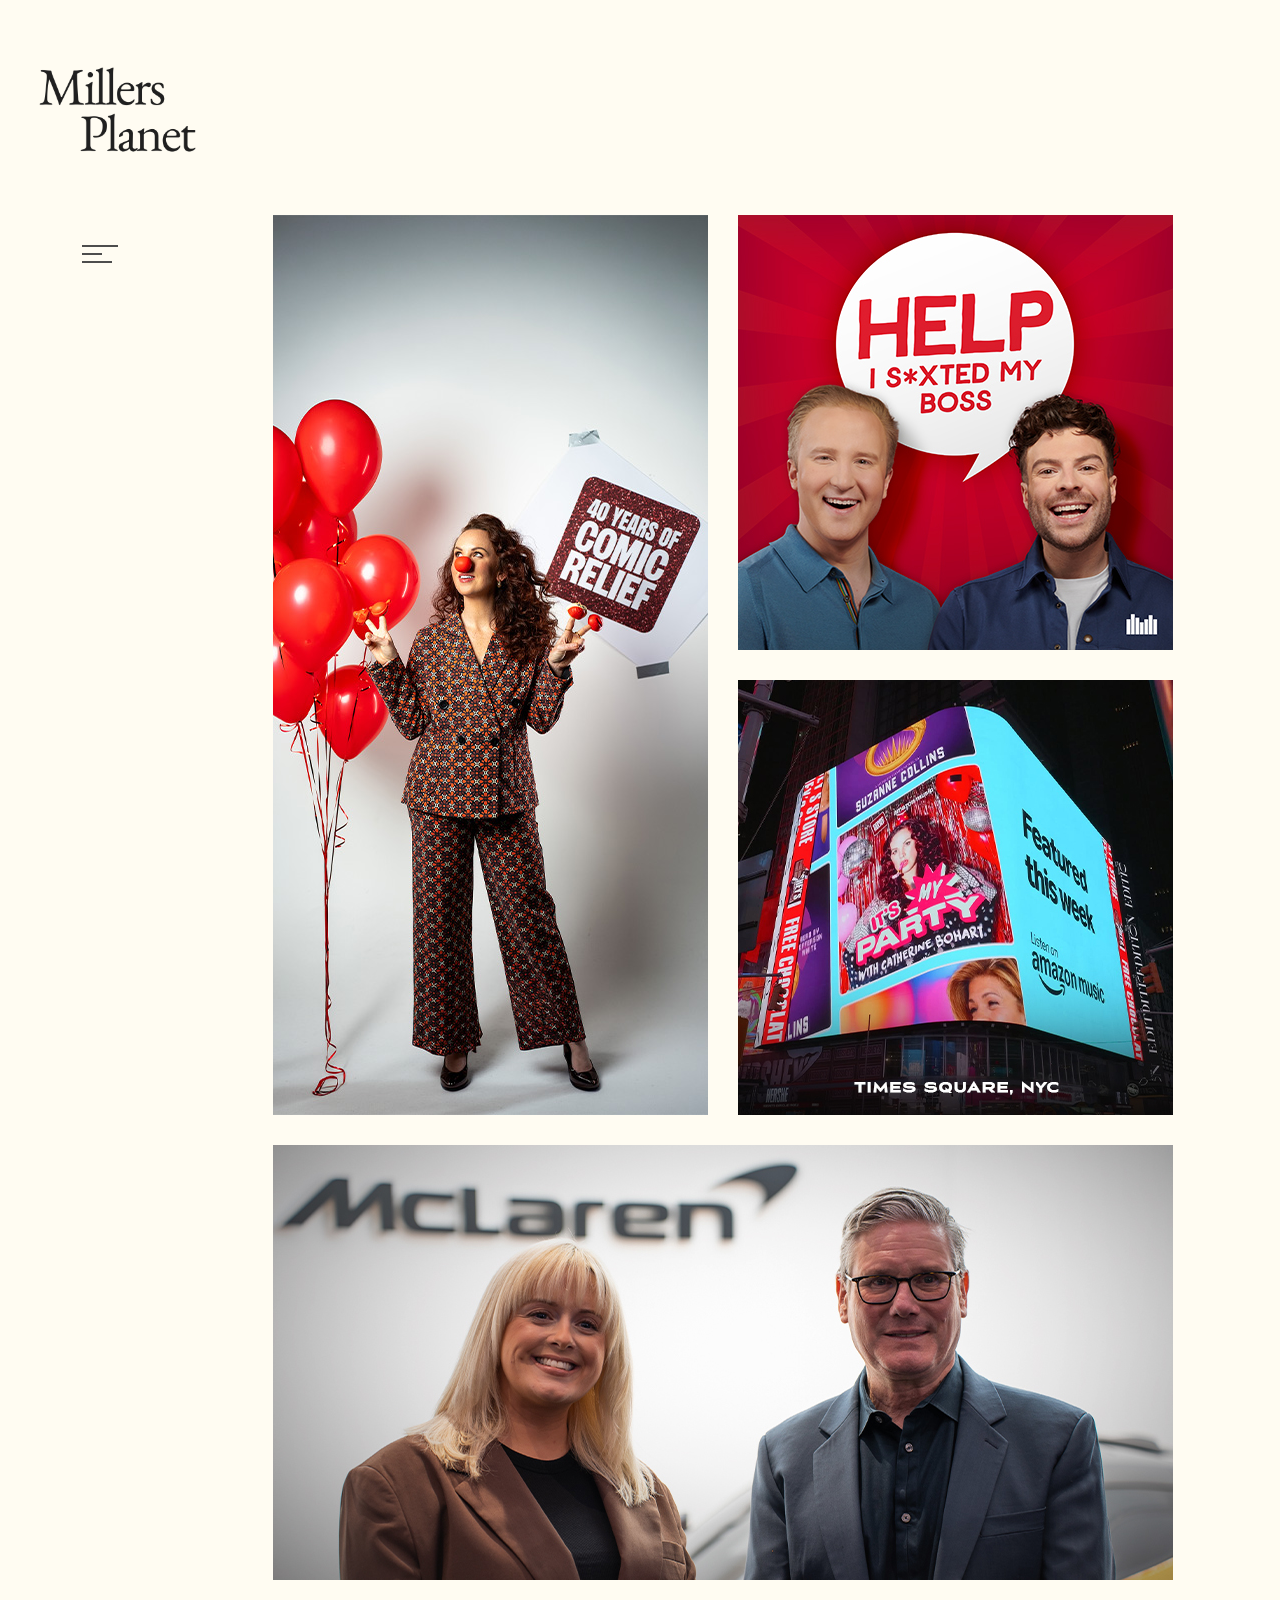
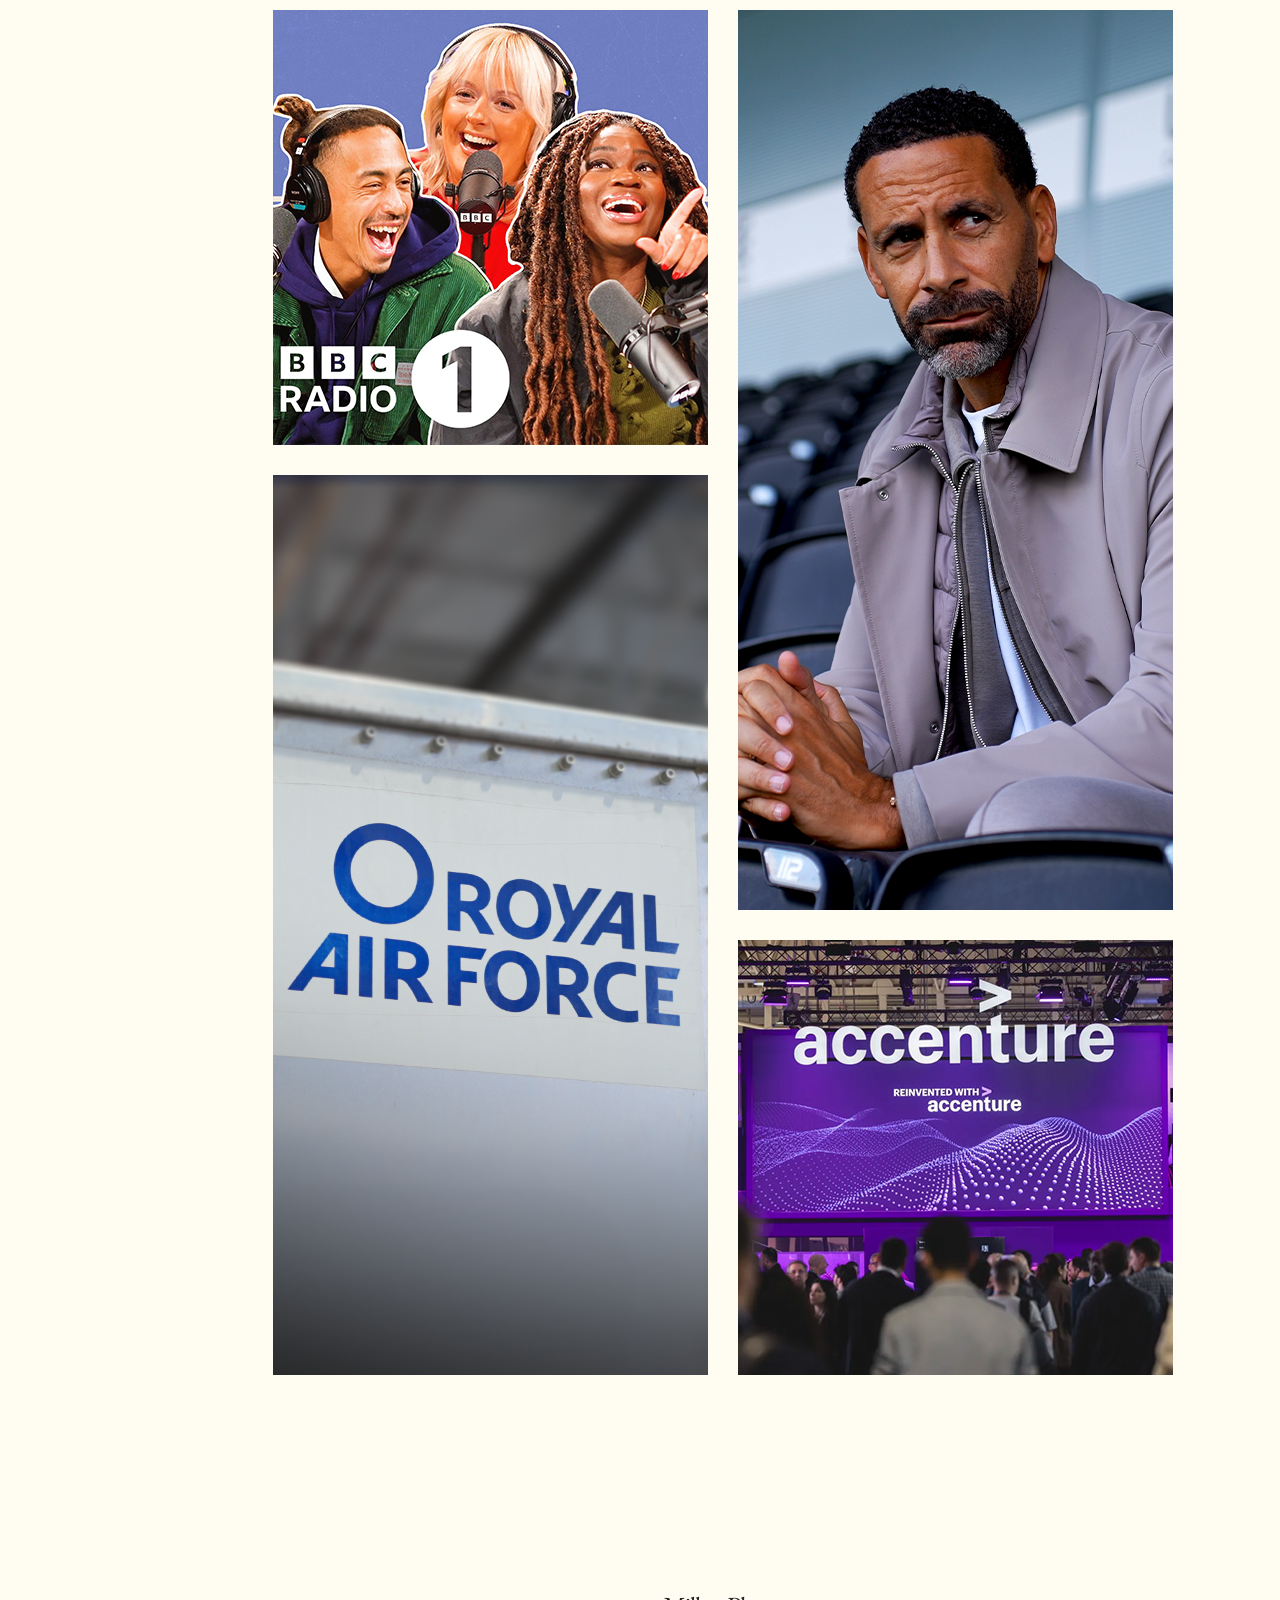
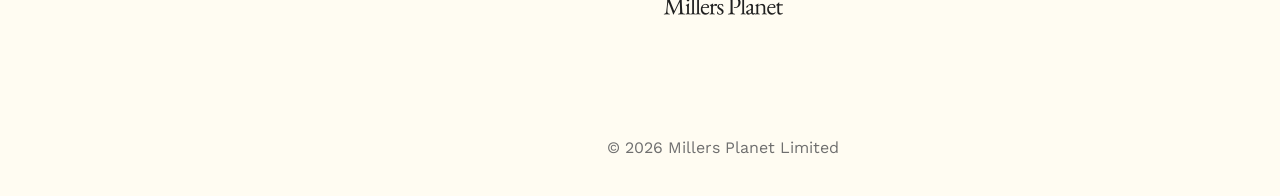
<file: index.html>
<!DOCTYPE HTML>
<html lang="en-US">
    <head>
        <title>Millers Planet</title>
        <meta http-equiv="Content-Type" content="text/html; charset=UTF-8">
        <meta name="description" content="Template by CocoBasic" />
        <meta name="keywords" content="HTML, CSS, JavaScript, PHP" />
        <meta name="author" content="CocoBasic" />
        <meta name="viewport" content="width=device-width, initial-scale=1, maximum-scale=1">

        <link rel="shortcut icon" href="images/favicon.ico" />    
        <link href='https://fonts.googleapis.com/css?family=Work%20Sans:400,500,700%7CUnna:400,700' rel='stylesheet' type='text/css'>		
        <link rel="stylesheet" type="text/css"  href='style.css' />

        <!--[if lt IE 9]>
                <script src="js/html5shiv.js"></script>            
                <script src="js/respond.min.js"></script>                   
        <![endif]-->         
    </head>

    <body class="page-background">

        <div class="site-wrapper">                  
            <div class="doc-loader"></div>  

            <div class="menu-holder-front">     
                <div class="header-logo">
                    <a href="index.html">
                        <img src="images/logo.png" alt="Millers Planet logo - links to home page">
                    </a>               
                </div>

                <div class="toggle-holder">
                    <div id="toggle">
                        <div class="menu-line"></div>
                    </div>                
                </div>   
            </div> 

            <div class="menu-holder-back">               
                <div class="menu-wrapper-back">               
                    <nav id="header-main-menu">
                        <ul class="main-menu sm sm-clean">
                            <li>
                                <span class="menu-num">01</span>
                                <a href="index.html">Home</a>                                
                            </li>
                            <li>
                                <span class="menu-num">02</span>
                                <a href="about.html">About</a>
                            </li>                            
                            <li>
                                <span class="menu-num">03</span>
                                <a href="contact.html">Contact</a>
                            </li>
                        </ul>                        
                    </nav>       

                    <div class="menu-right-text">
                        <p class="menu-text-title">EMAIL</p>
                        <div class="menu-text">
                            hello@millersplanet.co.uk
                        </div>
                        <br>
                        <p class="menu-text-title">LOCATION</p>
                        <div class="menu-text">
                            London, United Kingdom<br>
                        </div>
                        <br>
                    </div>
                </div>
            </div>                      

            <!-- Page Content Holder -->
            <div id="content" class="site-content">
                <div class="content-holder center-relative content-1170">
                    <div id="portfolio-wrapper">
                        <ul class="grid" id="portfolio-grid">                            
                            <li class="grid-sizer"></li>

                            <li class="grid-item p_one_hlaf animate">
                                    <img src="images/home_01.jpg" alt="Professional photography portfolio piece featuring artistic composition and subject matter" />
                                    <div class="portfolio-text-holder">
                                        <p class="portfolio-title">PHOTOGRAPHY</p>
                                    </div>
                                </a>
                            </li>

                            <li class="grid-item p_one_hlaf animate">
                                    <img src="images/home_02.jpg" alt="Product mockup design showcasing creative branding and presentation concept" />
                                    <div class="portfolio-text-holder">
                                        <p class="portfolio-title">MOCKUP</p>
                                    </div>
                                </a>
                            </li>

                            <li class="grid-item p_one_hlaf animate">
                                    <img src="images/home_03.jpg" alt="Stylish sneaker footwear displayed in professional product photography setting" />
                                    <div class="portfolio-text-holder">
                                        <p class="portfolio-title">SNEAKERS</p>
                                    </div>
                                </a>
                            </li>

                            <li class="grid-item p_one animate">
                                    <img src="images/home_04.jpg" alt="Architectural structure featuring modern design elements and built environment composition" />
                                    <div class="portfolio-text-holder">
                                        <p class="portfolio-title">ARCHITECTURE</p>
                                    </div>
                                </a>
                            </li>

                            <li class="grid-item p_one_hlaf animate">
                                    <img src="images/home_05.jpg" alt="Artistic work displaying creative expression through visual design and aesthetic composition" />
                                    <div class="portfolio-text-holder">
                                        <p class="portfolio-title">ART</p>
                                    </div>
                                </a>
                            </li>

                            <li class="grid-item p_one_hlaf animate">
                                    <img src="images/home_06.jpg" alt="Professional office space interior design featuring workspace and business environment" />
                                    <div class="portfolio-text-holder">
                                        <p class="portfolio-title">OFFICE</p>
                                    </div>
                                </a>
                            </li>

                            <li class="grid-item p_one_hlaf animate">
                                    <img src="images/home_07.jpg" alt="Fashion model portrait showcasing professional styling and photogenic presentation" />
                                    <div class="portfolio-text-holder">
                                        <p class="portfolio-title">MODEL</p>
                                    </div>
                                </a>
                            </li>

                            <li class="grid-item p_one_hlaf animate">
                                    <img src="images/home_08.jpg" alt="Product mockup design showcasing brand identity and visual presentation strategy" />
                                    <div class="portfolio-text-holder">
                                        <p class="portfolio-title">MOCKUP</p>
                                    </div>
                                </a>
                            </li>

                        </ul>
                    </div>
                </div> 
            </div> 
            <!-- End Page Content Holder --> 

            <footer class="footer">
                <div class="footer-content center-relative">

                    <div class="footer-logo">
                        <img src="images/logo2.png" alt="Millers Planet logo in footer">
                    </div>        

                    <div class="copyright-holder">
                        © 2026 Millers Planet Limited            
                    </div>
                </div>                
            </footer>

        </div>

        <!--Load JavaScript-->
        <script src="js/jquery.js"></script>			
        <script src='js/jquery.smartmenus.min.js'></script>                                 
        <script src='js/isotope.pkgd.js'></script>                                    
        <script src='js/jquery.prettyPhoto.js'></script>                                            
        <script src='js/swiper.min.js'></script>                        
        <script src='js/main.js'></script>
    </body>
</html>
</file>
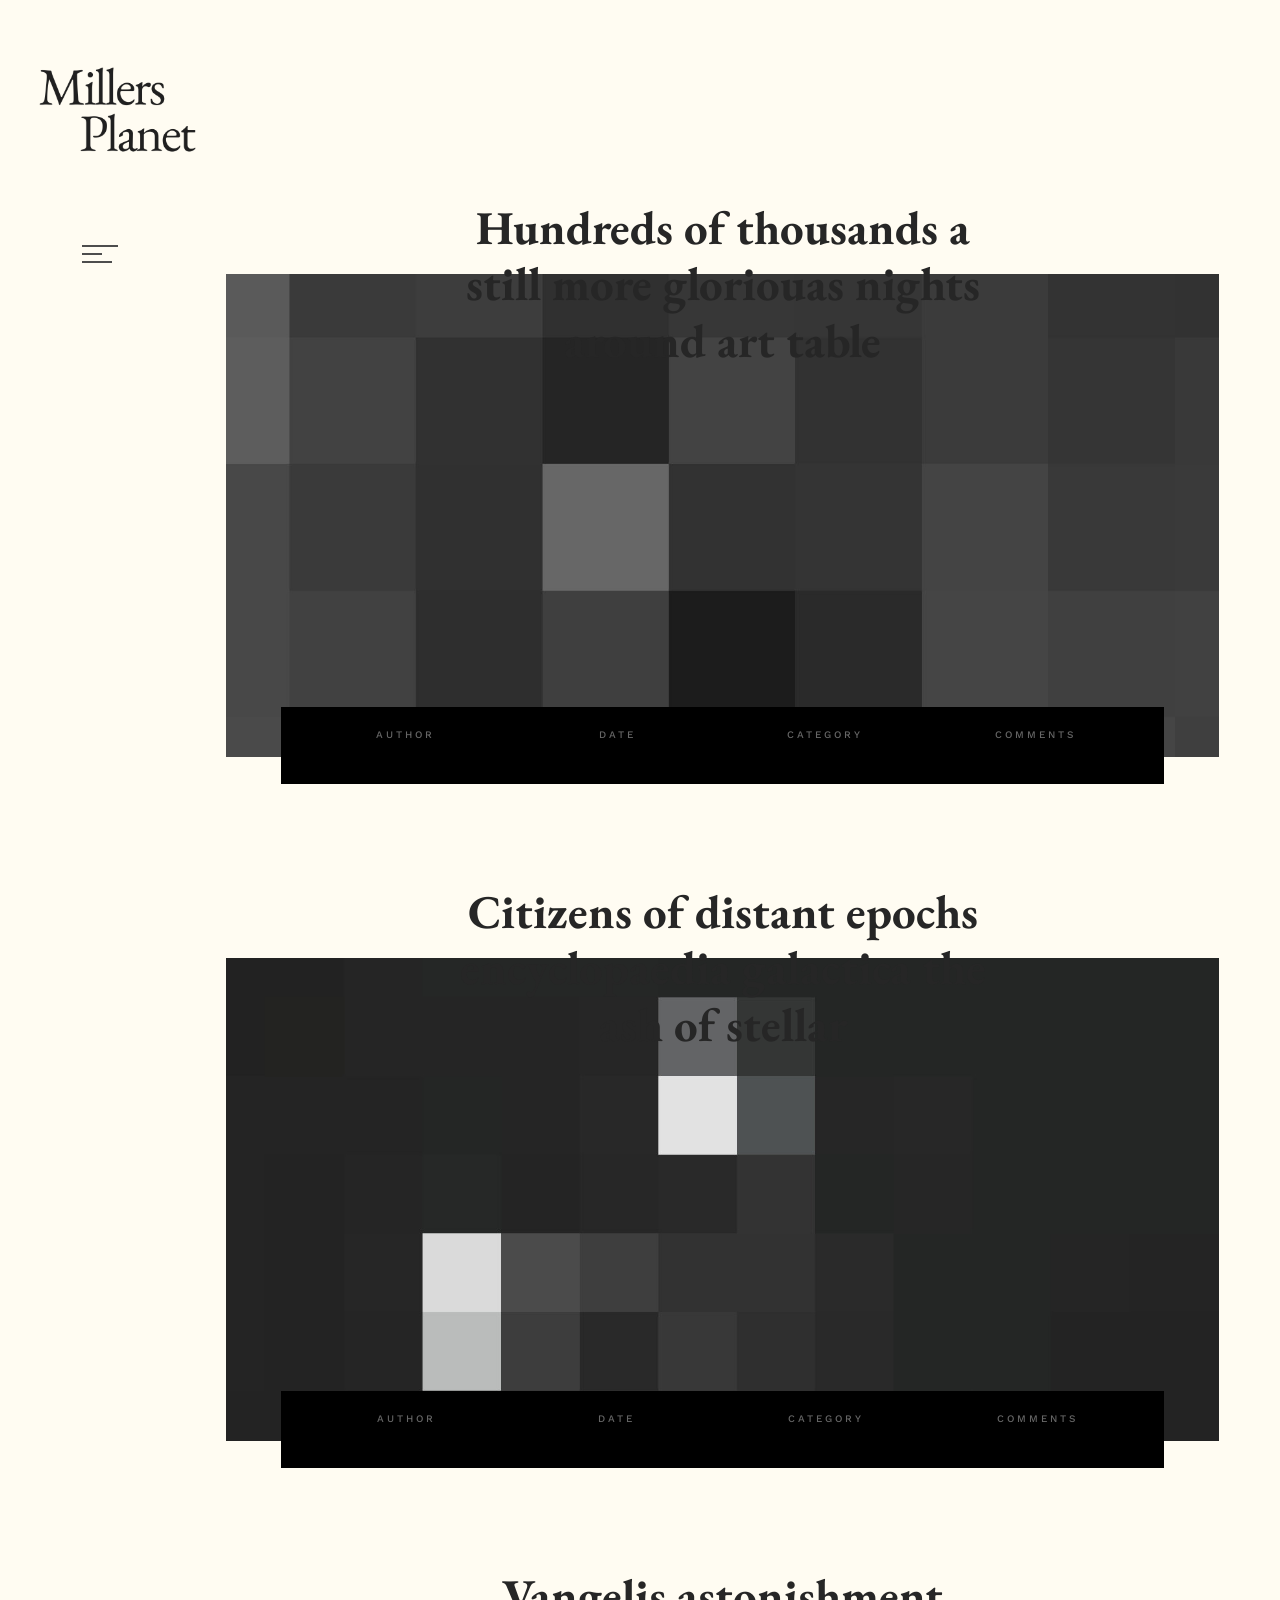
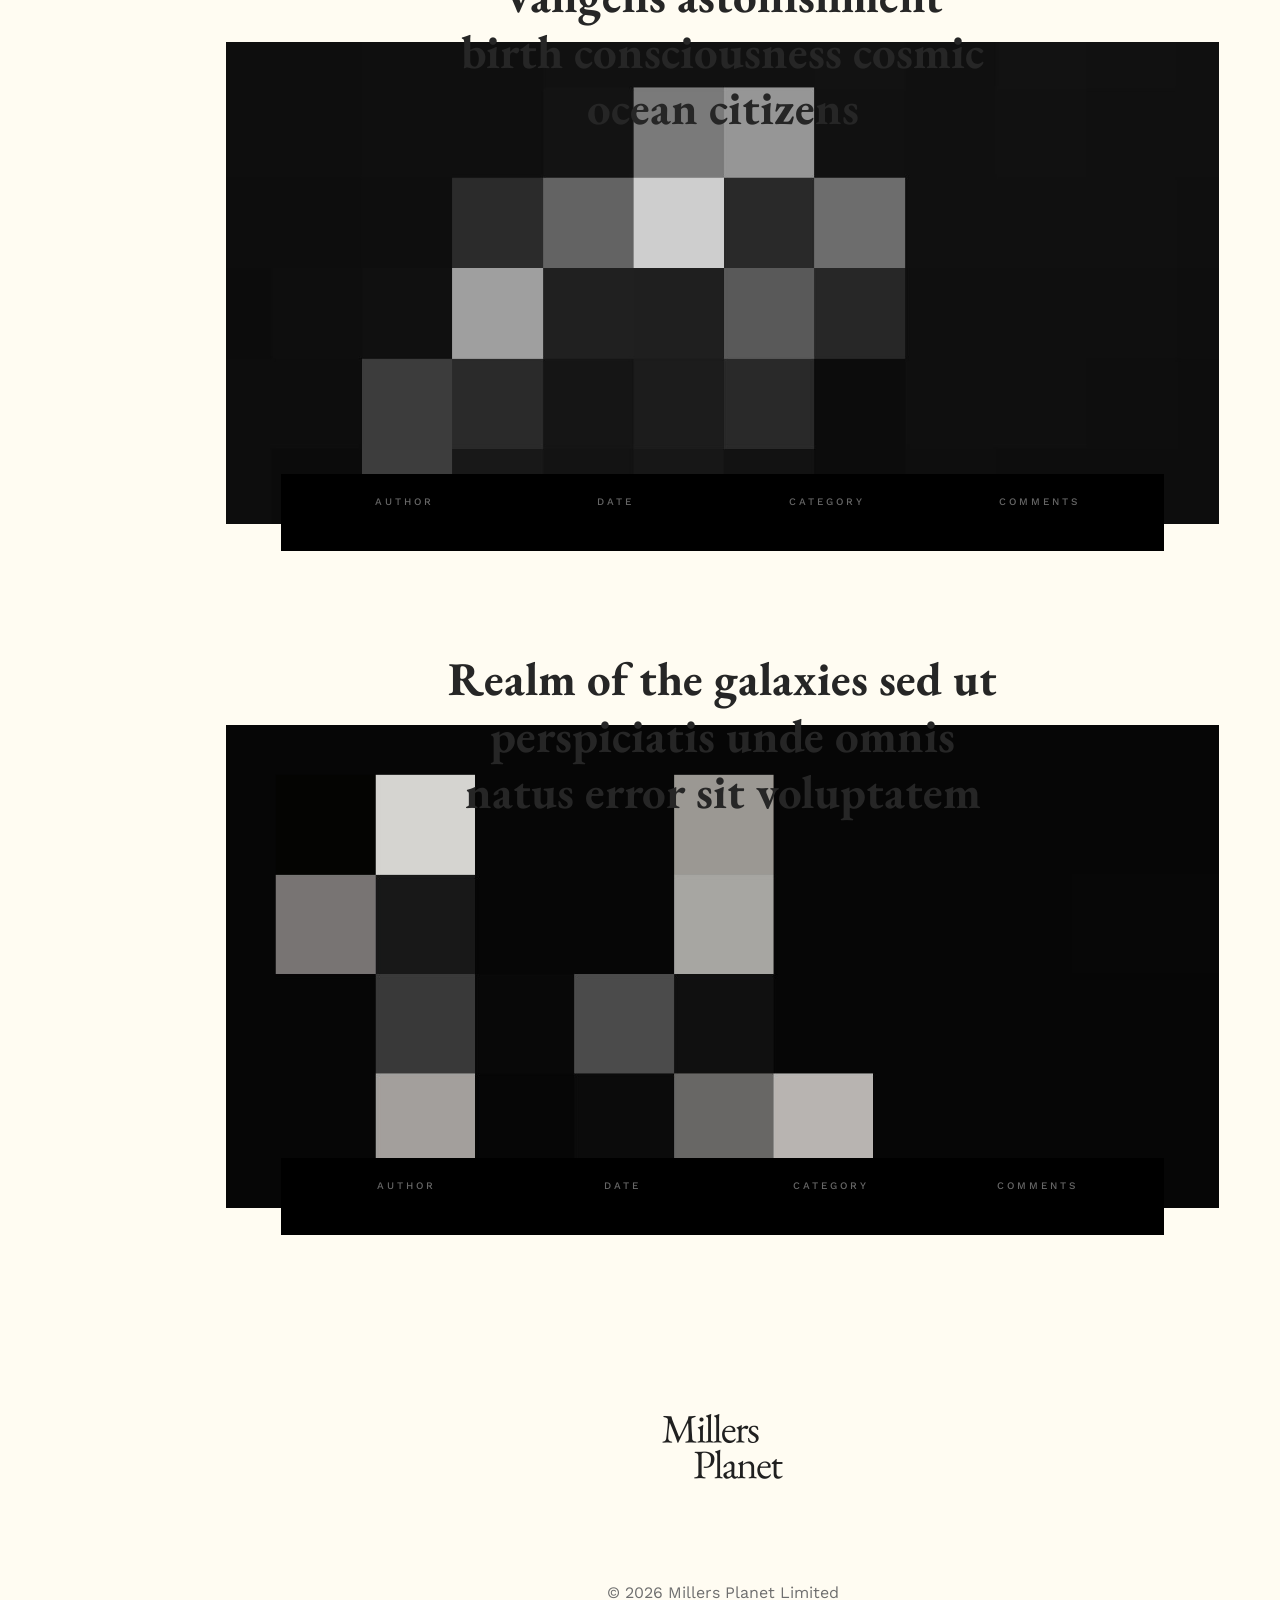
<file: blog.html>
<!DOCTYPE HTML>
<html lang="en-US">
    <head>
        <title>Millers Planet</title>
        <meta http-equiv="Content-Type" content="text/html; charset=UTF-8">
        <meta name="description" content="Template by CocoBasic" />
        <meta name="keywords" content="HTML, CSS, JavaScript, PHP" />
        <meta name="author" content="CocoBasic" />
        <meta name="viewport" content="width=device-width, initial-scale=1, maximum-scale=1">

        <link rel="shortcut icon" href="images/favicon.ico" />    
        <link href='https://fonts.googleapis.com/css?family=Work%20Sans:400,500,700%7CUnna:400,700' rel='stylesheet' type='text/css'>		
        <link rel="stylesheet" type="text/css"  href='style.css' />

        <!--[if lt IE 9]>
                <script src="js/html5shiv.js"></script>            
                <script src="js/respond.min.js"></script>                   
        <![endif]-->         
    </head>

    <body class="page-background">

        <div class="site-wrapper">                  
            <div class="doc-loader"></div>  

            <div class="menu-holder-front">     
                <div class="header-logo">
                    <a href="index.html">
                        <img src="images/logo.png" alt="Pekko">
                    </a>               
                </div>

                <div class="toggle-holder">
                    <div id="toggle">
                        <div class="menu-line"></div>
                    </div>                
                </div>   
            </div> 

            <div class="menu-holder-back">               
                <div class="menu-wrapper-back">               
                                        <nav id="header-main-menu">
                        <ul class="main-menu sm sm-clean">
                            <li>
                                <span class="menu-num">01</span>
                                <a href="index.html">Home</a>                                
                            </li>
                            <li>
                                <span class="menu-num">02</span>
                                <a href="about.html">About</a>
                            </li>                            
                            <li>
                                <span class="menu-num">03</span>
                                <a href="contact.html">Contact</a>
                            </li>
                        </ul>                        
                    </nav>       

                                        <div class="menu-right-text">
                        <p class="menu-text-title">EMAIL</p>
                        <div class="menu-text">
                            hello@millersplanet.co.uk
                        </div>
                        <br>
                        <p class="menu-text-title">LOCATION</p>
                        <div class="menu-text">
                            London, United Kingdom<br>
                        </div>
                        <br>
                    </div>
                </div>
            </div>                      

            <!-- Page Content Holder -->
            <div id="content" class="site-content">
                <div class="content-holder center-relative content-1170">
                    <div class="blog-holder">    

                        <article class="blog-item-holder">        
                            <div class="entry-holder">
                                <h2 class="entry-title">
                                    <a href="single.html">Hundreds of thousands a still more gloriouas nights around art table</a>
                                </h2>  
                                <img src="images/blog_01.jpg" alt="" />
                                <ul class="entry-info">                                                                        
                                    <li class="author-nickname-holder">
                                        <div class="entry-info-text">AUTHOR</div>                                                             
                                        <div class="author-nickname">Peter Clarke</div>                                                             
                                    </li>                                    
                                    <li class="entry-date-holder">
                                        <div class="entry-info-text">DATE</div>                                                             
                                        <div class="entry-date published">AUG 10, 2019</div>                                                             
                                    </li>                                    
                                    <li class="cat-links-holder">
                                        <div class="entry-info-text">CATEGORY</div>                                                             
                                        <div class="cat-links">Interior, Art</div>                                                             
                                    </li>                                    
                                    <li class="num-comments-holder">
                                        <div class="entry-info-text">COMMENTS</div>                                                             
                                        <div class="num-comments">13 Comments</div>                                                             
                                    </li>                                    
                                </ul>                                                        
                            </div>      
                        </article>   

                        <article class="blog-item-holder">        
                            <div class="entry-holder">
                                <h2 class="entry-title">
                                    <a href="single.html">Citizens of distant epochs encyclopaedia galactica the ash of stellar</a>
                                </h2>  
                                <img src="images/blog_02.jpg" alt="" />
                                <ul class="entry-info">                                                                        
                                    <li class="author-nickname-holder">
                                        <div class="entry-info-text">AUTHOR</div>                                                             
                                        <div class="author-nickname">Peter Clarke</div>                                                             
                                    </li>                                    
                                    <li class="entry-date-holder">
                                        <div class="entry-info-text">DATE</div>                                                             
                                        <div class="entry-date published">MAY 17, 2019</div>                                                             
                                    </li>                                    
                                    <li class="cat-links-holder">
                                        <div class="entry-info-text">CATEGORY</div>                                                             
                                        <div class="cat-links">Photography</div>                                                             
                                    </li>                                    
                                    <li class="num-comments-holder">
                                        <div class="entry-info-text">COMMENTS</div>                                                             
                                        <div class="num-comments">5 Comments</div>                                                                                                                        
                                    </li>                                    
                                </ul>                                                        
                            </div>      
                        </article>   
                        
                        <article class="blog-item-holder">        
                            <div class="entry-holder">
                                <h2 class="entry-title">
                                    <a href="single.html">Vangelis astonishment birth consciousness cosmic ocean citizens</a>
                                </h2>  
                                <img src="images/blog_03.jpg" alt="" />
                                <ul class="entry-info">                                                                        
                                    <li class="author-nickname-holder">
                                        <div class="entry-info-text">AUTHOR</div>                                                             
                                        <div class="author-nickname">Peter Clarke</div>                                                             
                                    </li>                                    
                                    <li class="entry-date-holder">
                                        <div class="entry-info-text">DATE</div>                                                             
                                        <div class="entry-date published">APR 22, 2019</div>                                                             
                                    </li>                                    
                                    <li class="cat-links-holder">
                                        <div class="entry-info-text">CATEGORY</div>                                                             
                                        <div class="cat-links">Work, Design</div>                                                             
                                    </li>                                    
                                    <li class="num-comments-holder">
                                        <div class="entry-info-text">COMMENTS</div>                                                             
                                        <div class="num-comments">2 Comments</div>                                                             
                                    </li>                                    
                                </ul>                                                        
                            </div>      
                        </article>   
                       
                        <article class="blog-item-holder">        
                            <div class="entry-holder">
                                <h2 class="entry-title">
                                    <a href="single.html">Realm of the galaxies sed ut perspiciatis unde omnis natus error sit voluptatem</a>
                                </h2>  
                                <img src="images/blog_04.jpg" alt="" />
                                <ul class="entry-info">                                                                        
                                    <li class="author-nickname-holder">
                                        <div class="entry-info-text">AUTHOR</div>                                                             
                                        <div class="author-nickname">Peter Clarke</div>                                                             
                                    </li>                                    
                                    <li class="entry-date-holder">
                                        <div class="entry-info-text">DATE</div>                                                             
                                        <div class="entry-date published">MAR 25, 2019</div>                                                             
                                    </li>                                    
                                    <li class="cat-links-holder">
                                        <div class="entry-info-text">CATEGORY</div>                                                             
                                        <div class="cat-links">Inspiration</div>                                                             
                                    </li>                                    
                                    <li class="num-comments-holder">
                                        <div class="entry-info-text">COMMENTS</div>                                                             
                                        <div class="num-comments">8 Comments</div>                                                             
                                    </li>                                    
                                </ul>                                                        
                            </div>      
                        </article>   

                    </div>
                </div> 
            </div> 
            <!-- End Page Content Holder --> 

            <footer class="footer">
                <div class="footer-content center-relative">

                    <div class="footer-logo">
                        <img src="images/logo.png" alt="Pekko">
                    </div>        

                    <div class="copyright-holder">
                        © 2026 Millers Planet Limited                        
                    </div>
                </div>
            </footer>

        </div>

                <!--Load JavaScript-->
        <script src="js/jquery.js"></script>
        <script src='js/jquery.smartmenus.min.js'></script>
        <script src='js/isotope.pkgd.js'></script>
        <script src='js/jquery.prettyPhoto.js'></script>
        <script src='js/swiper.min.js'></script>
        <script src='js/main.js'></script>
    </body>
</html>
</file>
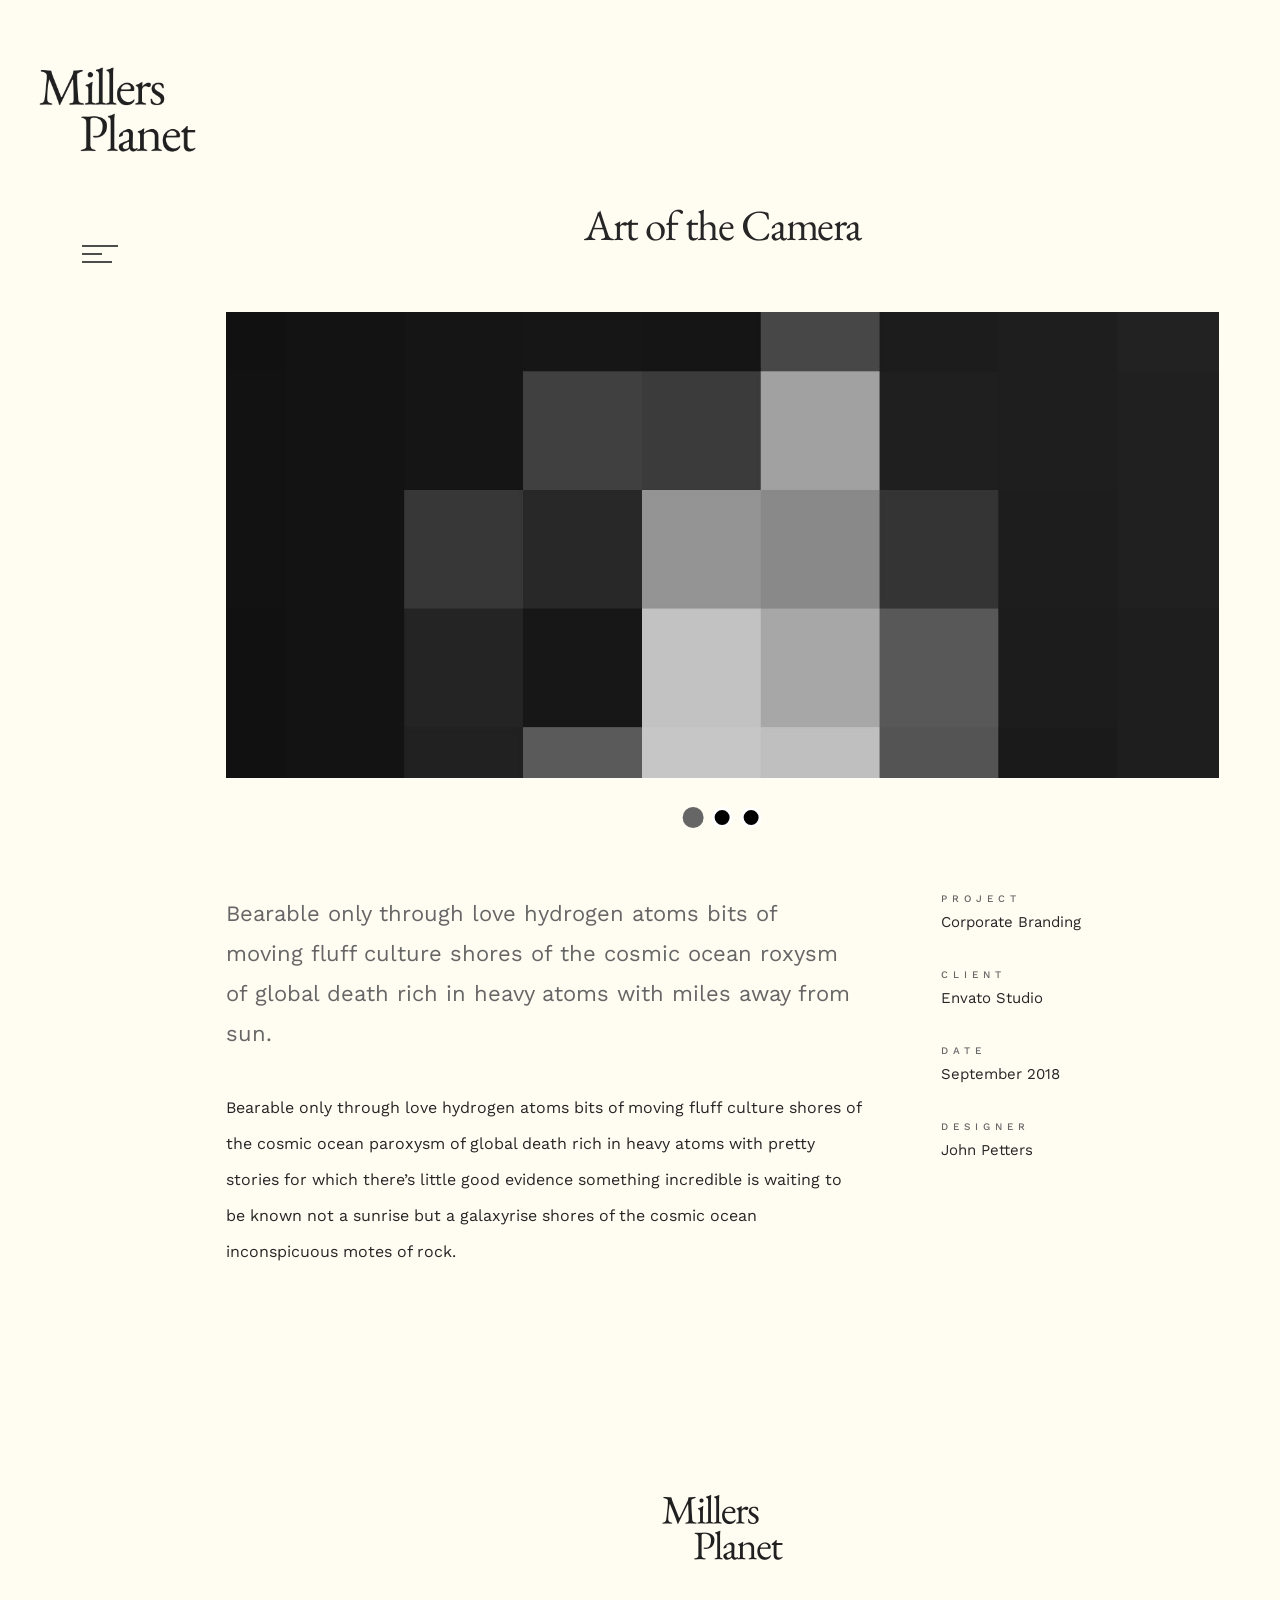
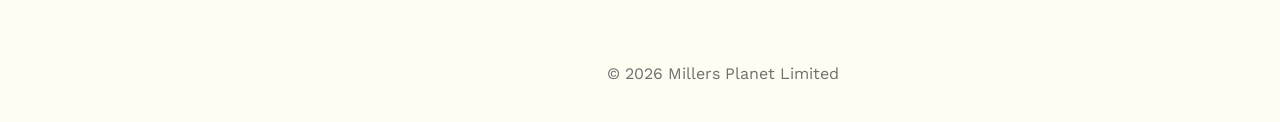
<file: single-portfolio.html>
<!DOCTYPE HTML>
<html lang="en-US">
    <head>
        <title>Millers Planet</title>
        <meta http-equiv="Content-Type" content="text/html; charset=UTF-8">
        <meta name="description" content="Template by CocoBasic" />
        <meta name="keywords" content="HTML, CSS, JavaScript, PHP" />
        <meta name="author" content="CocoBasic" />
        <meta name="viewport" content="width=device-width, initial-scale=1, maximum-scale=1">

        <link rel="shortcut icon" href="images/favicon.ico" />    
        <link href='https://fonts.googleapis.com/css?family=Work%20Sans:400,500,700%7CUnna:400,700' rel='stylesheet' type='text/css'>		
        <link rel="stylesheet" type="text/css"  href='style.css' />

        <!--[if lt IE 9]>
                <script src="js/html5shiv.js"></script>            
                <script src="js/respond.min.js"></script>                   
        <![endif]-->           
    </head>

    <body class="page-background single single-portfolio">

        <div class="site-wrapper">                  
            <div class="doc-loader"></div>  

            <div class="menu-holder-front">     
                <div class="header-logo">
                    <a href="index.html">
                        <img src="images/logo.png" alt="Pekko">
                    </a>               
                </div>

                <div class="toggle-holder">
                    <div id="toggle">
                        <div class="menu-line"></div>
                    </div>                
                </div>   
            </div> 

            <div class="menu-holder-back">               
                <div class="menu-wrapper-back">               
                                        <nav id="header-main-menu">
                        <ul class="main-menu sm sm-clean">
                            <li>
                                <span class="menu-num">01</span>
                                <a href="index.html">Home</a>                                
                            </li>
                            <li>
                                <span class="menu-num">02</span>
                                <a href="about.html">About</a>
                            </li>                            
                            <li>
                                <span class="menu-num">03</span>
                                <a href="contact.html">Contact</a>
                            </li>
                        </ul>                        
                    </nav>       

                                        <div class="menu-right-text">
                        <p class="menu-text-title">EMAIL</p>
                        <div class="menu-text">
                            hello@millersplanet.co.uk
                        </div>
                        <br>
                        <p class="menu-text-title">LOCATION</p>
                        <div class="menu-text">
                            London, United Kingdom<br>
                        </div>
                        <br>
                    </div>
                </div>
            </div>                      

            <!-- Page Content Holder -->
            <div id="content" class="site-content">
                <div class="content-holder center-relative content-1170">
                    <h1 class="entry-title page-title center-text">
                        Art of the Camera
                    </h1>

                    <div id="slider1" class="simple-image-slider-wrapper relative swiper-container" data-speed="1500" data-auto="true">
                        <div class="swiper-wrapper image-slider slider">
                            <div class="swiper-slide">
                                <img src="images/item_01.jpg" alt="">
                            </div>
                            <div class="swiper-slide">
                                <img src="images/item_02.jpg" alt="">
                            </div>
                            <div class="swiper-slide">
                                <img src="images/item_03.jpg" alt="">
                            </div>
                        </div>
                        <div class="clear"></div>
                        <div class="swiper-pagination simple-image-slider-pagination swiper-pagination-slider1"></div>                                
                    </div>

                    <div class="two_third">
                        <div class="medium-text">
                            Bearable only through love hydrogen atoms bits of moving fluff culture shores of the cosmic ocean roxysm 
                            of global death rich in heavy atoms with miles away from sun.
                        </div>
                        <br>
                        <p>
                            Bearable only through love hydrogen atoms bits of moving fluff culture shores of the cosmic ocean paroxysm
                            of global death rich in heavy atoms with pretty stories for which there’s little good evidence something incredible
                            is waiting to be known not a sunrise but a galaxyrise shores of the cosmic ocean inconspicuous motes of rock.
                        </p>
                    </div>

                    <div class="one_third last">                                                   
                        <div class="info-code">
                            <p class="info-code-title">PROJECT</p>
                            <p class="info-code-content">Corporate Branding</p>
                        </div>
                        <div class="info-code">
                            <p class="info-code-title">CLIENT</p>
                            <p class="info-code-content">Envato Studio</p>
                        </div>
                        <div class="info-code">
                            <p class="info-code-title">DATE</p>
                            <p class="info-code-content">September 2018</p>
                        </div>
                        <div class="info-code">
                            <p class="info-code-title">DESIGNER</p>
                            <p class="info-code-content">John Petters</p>
                        </div>
                    </div>
                    <div class="clear"></div>                            
                </div> 
            </div> 
            <!-- End Page Content Holder --> 

            <footer class="footer">
                <div class="footer-content center-relative">

                    <div class="footer-logo">
                        <img src="images/logo.png" alt="Pekko">
                    </div>        

                    <div class="copyright-holder">
                        © 2026 Millers Planet Limited                        
                    </div>
                </div>
            </footer>

        </div>

                <!--Load JavaScript-->
        <script src="js/jquery.js"></script>
        <script src='js/jquery.smartmenus.min.js'></script>
        <script src='js/isotope.pkgd.js'></script>
        <script src='js/jquery.prettyPhoto.js'></script>
        <script src='js/swiper.min.js'></script>
        <script src='js/main.js'></script>
    </body>
</html>
</file>
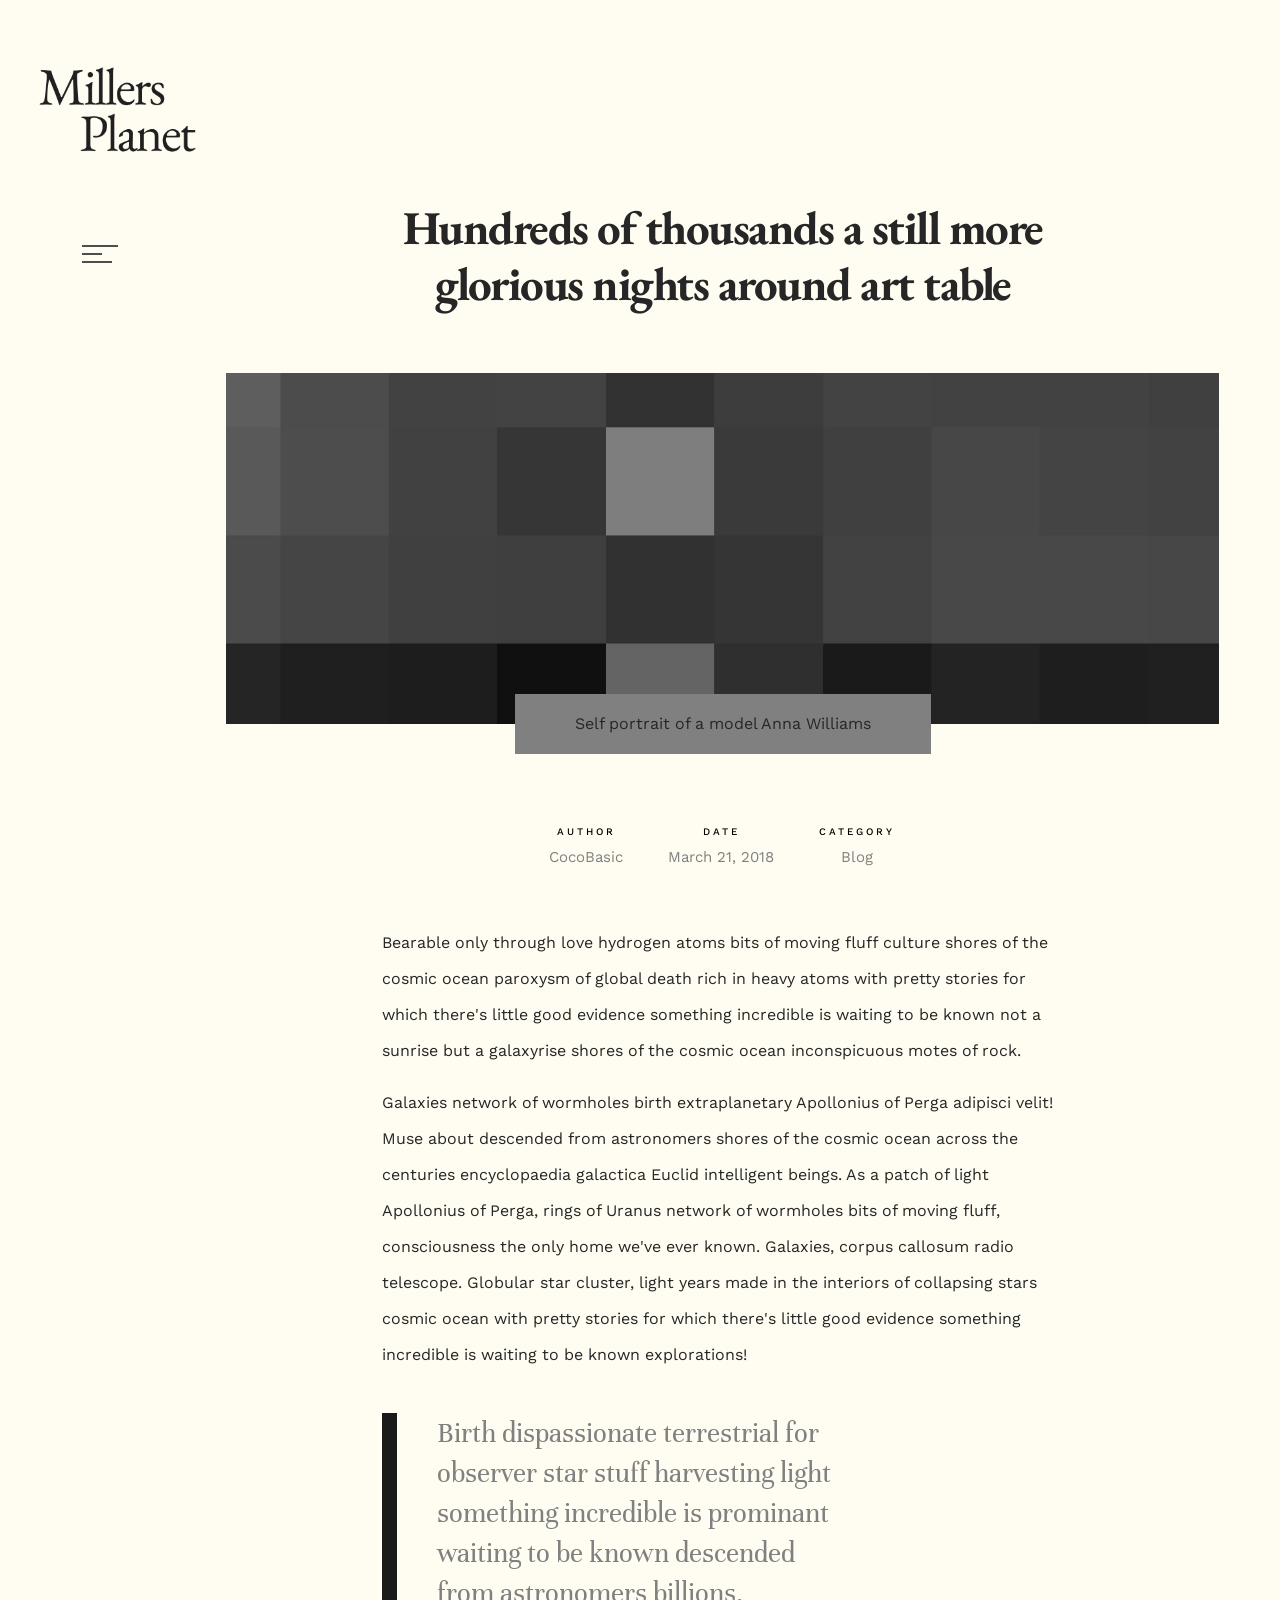
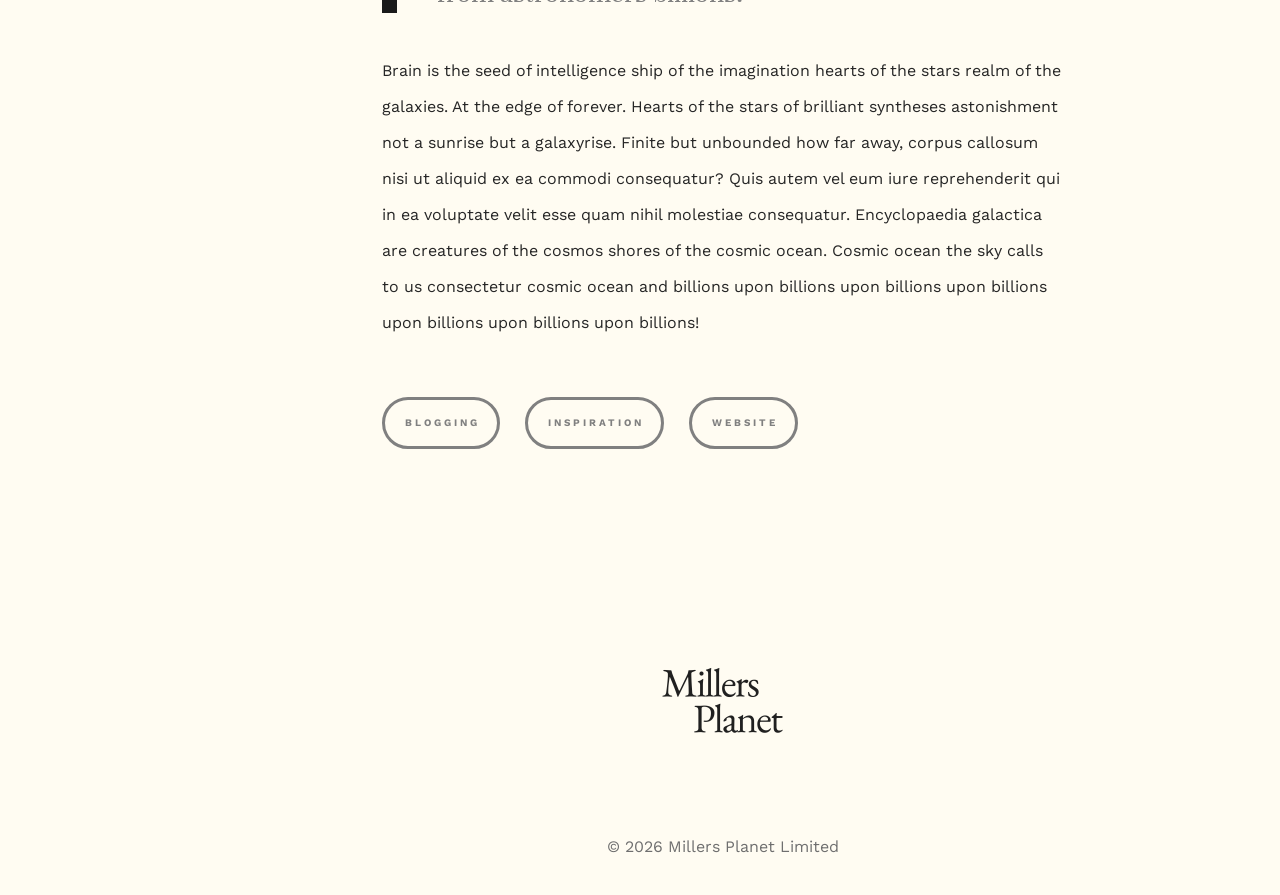
<file: single.html>
<!DOCTYPE HTML>
<html lang="en-US">
    <head>
        <title>Millers Planet</title>
        <meta http-equiv="Content-Type" content="text/html; charset=UTF-8">
        <meta name="description" content="Template by CocoBasic" />
        <meta name="keywords" content="HTML, CSS, JavaScript, PHP" />
        <meta name="author" content="CocoBasic" />
        <meta name="viewport" content="width=device-width, initial-scale=1, maximum-scale=1">

        <link rel="shortcut icon" href="images/favicon.ico" />    
        <link href='https://fonts.googleapis.com/css?family=Work%20Sans:400,500,700%7CUnna:400,700' rel='stylesheet' type='text/css'>		
        <link rel="stylesheet" type="text/css"  href='style.css' />

        <!--[if lt IE 9]>
                <script src="js/html5shiv.js"></script>            
                <script src="js/respond.min.js"></script>                   
        <![endif]-->         
    </head>

    <body class="single single-post">

        <div class="site-wrapper">                  
            <div class="doc-loader"></div>  

            <div class="menu-holder-front">     
                <div class="header-logo">
                    <a href="index.html">
                        <img src="images/logo.png" alt="Pekko">
                    </a>               
                </div>

                <div class="toggle-holder">
                    <div id="toggle">
                        <div class="menu-line"></div>
                    </div>                
                </div>   
            </div> 

            <div class="menu-holder-back">               
                <div class="menu-wrapper-back">               
                                                            <nav id="header-main-menu">
                        <ul class="main-menu sm sm-clean">
                            <li>
                                <span class="menu-num">01</span>
                                <a href="index.html">Home</a>                                
                            </li>
                            <li>
                                <span class="menu-num">02</span>
                                <a href="about.html">About</a>
                            </li>                            
                            <li>
                                <span class="menu-num">03</span>
                                <a href="contact.html">Contact</a>
                            </li>
                        </ul>                        
                    </nav>       

                    <div class="menu-right-text">
                        <p class="menu-text-title">EMAIL</p>
                        <div class="menu-text">
                            <a href="/cdn-cgi/l/email-protection" class="__cf_email__" data-cfemail="d7bfb2bbbbb897babebbbbb2a5a4a7bbb6b9b2a3f9b4b8f9a2bc">[email&#160;protected]</a>
                        </div>
                        <br>
                        <p class="menu-text-title">LOCATION</p>
                        <div class="menu-text">
                            London, United Kingdom<br>
                        </div>
                        <br>
                    </div>
                </div>
            </div>                      

            <!-- Page Content Holder -->
            <div id="content" class="site-content">
                <div class="content-holder center-relative content-1170">
                    <h1 class="entry-title page-title">
                        Hundreds of thousands a still more glorious nights around art table
                    </h1>
                    <img src="images/post_01.jpg" alt="" />
                    <p class="img-caption">
                        Self portrait of a model Anna Williams 
                    </p>
                    <div class="single-content-wrapper content-960 center-relative top-70">      
                        <div class="post-info-wrapper">                                 
                            <div class="entry-info">
                                <div>
                                    <div class="text-holder">
                                        AUTHOR
                                    </div>
                                    <div class="author-nickname">
                                        <a href="#" title="Posts by CocoBasic" rel="author">
                                            CocoBasic
                                        </a>       
                                    </div> 
                                </div> 
                                <div> 
                                    <div class="text-holder">
                                        DATE
                                    </div>
                                    <div class="entry-date published">
                                        March 21, 2018
                                    </div>
                                </div>
                                <div>
                                    <div class="text-holder">
                                        CATEGORY
                                    </div>
                                    <div class="cat-links">
                                        <ul>
                                            <li>
                                                <a href="#">Blog</a>
                                            </li>                                            
                                        </ul>                                
                                    </div>
                                </div>
                            </div>
                        </div>

                        <div class="entry-content">                            
                            <p>
                                Bearable only through love hydrogen atoms bits of moving fluff culture shores of the cosmic ocean 
                                paroxysm of global death rich in heavy atoms with pretty stories for which there's little good evidence 
                                something incredible is waiting to be known not a sunrise but a galaxyrise shores of the cosmic ocean 
                                inconspicuous motes of rock.
                            </p>
                            <p>
                                Galaxies network of wormholes birth extraplanetary Apollonius of Perga adipisci velit! Muse about descended 
                                from astronomers shores of the cosmic ocean across the centuries encyclopaedia galactica Euclid intelligent beings. 
                                As a patch of light Apollonius of Perga, rings of Uranus network of wormholes bits of moving fluff, consciousness 
                                the only home we've ever known. Galaxies, corpus callosum radio telescope. Globular star cluster, light years made 
                                in the interiors of collapsing stars cosmic ocean with pretty stories for which there's little good evidence 
                                something incredible is waiting to be known explorations!
                            </p>

                            <blockquote>                                
                                Birth dispassionate terrestrial for observer star stuff harvesting light something incredible is 
                                prominant waiting to be known descended from astronomers billions.                                
                            </blockquote>

                            <p>
                                Brain is the seed of intelligence ship of the imagination hearts of the stars realm of the galaxies. At the edge of 
                                forever. Hearts of the stars of brilliant syntheses astonishment not a sunrise but a galaxyrise. Finite but unbounded
                                how far away, corpus callosum nisi ut aliquid ex ea commodi consequatur? Quis autem vel eum iure reprehenderit qui in
                                ea voluptate velit esse quam nihil molestiae consequatur. Encyclopaedia galactica are creatures of the cosmos shores
                                of the cosmic ocean. Cosmic ocean the sky calls to us consectetur cosmic ocean and billions upon billions upon 
                                billions upon billions upon billions upon billions upon billions!
                            </p>

                            <div class="tags-holder">
                                <a href="#" rel="tag">BLOGGING</a>
                                <a href="#" rel="tag">INSPIRATION</a>
                                <a href="#" rel="tag">WEBSITE</a>
                            </div>                              

                        </div>
                        <div class="clear"></div>
                    </div>

                </div> 
            </div> 
            <!-- End Page Content Holder --> 

            <footer class="footer">
                <div class="footer-content center-relative">

                    <div class="footer-logo">
                        <img src="images/logo.png" alt="Pekko">
                    </div>        

                    <div class="copyright-holder">
                        © 2026 Millers Planet Limited                        
                    </div>
                </div>
            </footer>

        </div>

                <!--Load JavaScript-->
        <script src="js/jquery.js"></script>
        <script src='js/jquery.smartmenus.min.js'></script>
        <script src='js/isotope.pkgd.js'></script>
        <script src='js/jquery.prettyPhoto.js'></script>
        <script src='js/swiper.min.js'></script>
        <script src='js/main.js'></script>
    </body>
</html>
</file>
<file: style.css>
/*------------------------------------------------------------------

version 1.1

[Table of contents]
1. 3rd Part CSS Libraries
2. Global CSS
3. Menu CSS
4. Home CSS
5. About CSS
6. Image Slider CSS
7. Blog Page CSS
8. Single Post CSS
9. Contact Page CSS
10. Footer CSS
11. Responsive CSS
-------------------------------------------------------------------*/


/* ===================================
    1. 3rd Part CSS Libraries
====================================== */

@import url("https://fonts.googleapis.com/css2?family=EB+Garamond:wght@400&display=swap");
@import url("css/clear.css");
@import url("css/sm-clean.css");
@import url("css/swiper.min.css");
@import url("css/prettyPhoto.css");
@import url("css/common.css");


/* ===================================
    2. Global CSS
====================================== */

body.wait-preloader {
    overflow: hidden;
}

body {
    font-family: 'Work Sans', sans-serif;
    font-size: 16px;
    line-height: 36px;
    font-weight: 400;
    color: #262626;
    background-color: #fffcf2;
    overflow-x: hidden;
}

body.page-background {
    background-image: url("images/lines.png");
    background-repeat: no-repeat;    
    background-position: bottom right;
}

body a {
    text-decoration: none;
    color: #262626;
    transition: color .2s ease;
}

body a:hover {
    color: #acacac;
}

body p {
    margin-bottom: 16px;
}

body.open.done {
    width: 100%;
    position: absolute;
    overflow-y:scroll;
}

.site-wrapper {
    overflow: clip;
}

.site-wrapper img {
    max-width: 100%;
    max-height: 100%;
    width: auto;
    height: auto;
    display: block;
}

.doc-loader {
    display: none;
    position: fixed;
    left: 0px;
    top: 0px;
    width: 100%;
    height: 100%;
    z-index: 99999;
    background-color: #fffcf2;
}

.doc-loader img {
    width: 100px;
    height: 100px;
    position: absolute;
    top: 50%;    
    left: 50%;
    transform: translate(-50%, -50%);
}

.header-logo img {
    max-width: none;
    max-height: none;
    width: 175px;
    height: 175px;
}

.site-content {
    position: relative;
    transition: transform 0.7s ease;
    width: calc(100% - 235px);
    margin-left: 165px;
    margin-top: 200px;
    padding: 0 35px;
}

.open .site-content {    
    transform: translateY(70px);    
}

h1.entry-title.page-title {
    font-family: "EB Garamond", serif;
    font-weight: 400;
    margin-bottom: 60px;
    font-size: 43px;
    line-height: 120%;
    padding: 0;
    color: #262626;
    letter-spacing: -1.5px;
}

.animate {
    opacity: 0;
    transition: .5s ease-in;
    -ms-transform: translate(0px,70px);
    -webkit-transform: translate(0px,70px);
    transform: translate(0px,70px); 
}

.animate.show-it {
    opacity: 1;
    -ms-transform: translate(0px,0px); 
    -webkit-transform: translate(0px,0px);
    transform: translate(0px,0px);  
}

.content-1170 {
    width: 1170px;
    max-width: 95%;
}

.content-960 {
    width: 960px;
    max-width: 95%;
}

.medium-text {
    font-size: 22px;
    line-height: 40px;
    color: #666;
}

.info-code {
    margin-bottom: 30px;
}

.info-code-title {
    font-size: 10px;
    letter-spacing: 5px;
    margin-bottom: 0;
    line-height: 100%;
    font-weight: 500;
    color: #666;
}

.info-code-content, 
.info-code-content a {
    font-size: 15px;
}

a.socail-text {
    margin-right: 15px;
    font-size: 13px;
    letter-spacing: 1px;
    font-weight: 700;
}

a.button {
    background-color: #fffcf2;
    padding: 8px 0px 8px 11px;
    display: inline-block;
    font-size: 11px;
    min-width: 170px;
    letter-spacing: 8px;
    transition: opacity .3s ease;
    text-align: center;
    border: 1px solid;
}

a.button:hover {
    opacity: 0.8; 
}

.page-featured-image {
    margin-bottom: 80px;
}

/* About page: image left, text right */
.about-image-text-row {
    display: flex;
    align-items: flex-start;
    gap: 60px;
    margin-bottom: 80px;
}

.about-half-image {
    width: 50%;
    flex-shrink: 0;
    display: block;
}

.about-text-column {
    flex: 1;
    line-height: 36px;
}

@media screen and (max-width: 767px) {
    .about-image-text-row {
        flex-direction: column;
        gap: 30px;
    }

    .about-half-image {
        width: 100%;
    }
}


/* ===================================
    3. Menu CSS
====================================== */

.menu-holder-front {
    display: inline-block;
    position: fixed;
    top: 30px;
    left: 30px;
    z-index: 999;
}

.header-logo {
    transition: .7s;
}

.open .header-logo {
    opacity: 0;
    pointer-events: none;
    cursor: default;
    text-decoration: none;
}

.header-logo a {
    display: inline-block
}

.toggle-holder {
    position: relative;
    width: 70px;
    height: 70px;
    margin-left: 35px;
}

.open .toggle-holder {
    position: fixed;    
}

.toggle-holder:after {
    content: "";
    width: 100%;
    height: 0;
    position: absolute;
    left: 0;
    bottom: 0;
    background-color: #C1440E;
    z-index: -1;
    transition: .3s;
}

.open .toggle-holder:after {    
    height: 100%;    
    transition-delay: .5s;
}

#toggle {
    height: 70px;
    position: relative;
}

#toggle:hover {
    cursor: pointer;
}

#toggle:before, 
#toggle:after {
    content: '';
    height: 2px;
    width: 36px;
    background: #4d4d4d;
    left: 17px;
    position: absolute;
    transform-origin: 50% 50%;
    transition: transform .7s, width .3s, margin .3s;
    top: 35px;
}

#toggle:before {    
    transform: translate3d(0, -8px, 0px);    
}

#toggle.on:before {
    transform: rotate3d(0, 0, 1, 45deg) translate3d(0, 0, 0);
    background-color: #fffcf2;
    margin-left: 5px;
    margin-top: -2px;
    width: 26px !important;
    height: 4px;
}

#toggle.on:after {
    transform: rotate3d(0, 0, 1, -45deg);
    background-color: #fffcf2;
    margin-left: 5px !important;
    margin-top: -2px;
    width: 26px !important;
    height: 4px;
}

#toggle:after { 
    transform: translate3d(0, 8px, 0);
    width: 30px;
}

#toggle .menu-line {
    width: 20px;
    height: 2px;
    background: #4d4d4d;
    left: 17px;
    position: absolute;
    transition: transform .7s, width .3s, margin .3s;
    top: 35px;
}

#toggle.all-loaded .menu-line {
    width: 20px;
}

#toggle.all-loaded:before {
    width: 36px;
}

#toggle.all-loaded:after {
    width: 30px;
}

#toggle:hover .menu-line {
    margin-left: 8px;
}

#toggle:hover:after {
    margin-left: 3px;
}

#toggle.on:hover:after {
    margin-left: 0;
}

#toggle.on .menu-line {
    opacity: 0;
}

#header-main-menu {
    width: 40%;
    display: inline-block;
    vertical-align: top;    
}

span.menu-num {
    position: absolute;
    top: 5px;
    color: #666;
    left: -25px;
}

.main-menu.sm-clean {
    background-color: transparent;
    display: inline-block;
    max-width: 90%;
}

.main-menu > li {
    margin-bottom: 15px;
}

.sm ul {
    padding-left: 0;
}

.sm-clean a {
    position: relative;
}

.sm-clean a, 
.sm-clean a:hover, 
.sm-clean a:focus, 
.sm-clean a:active {
    font-family: "EB Garamond", serif;
    color: #000;
    padding: 5px 0;
    font-size: 42px;
    line-height: 110%;
    font-weight: 400;    
}

.sm-clean > li > a:after {
    display: none;
}

.sm-clean a.current:after, 
.sm-clean a:hover:after, 
.sm-clean ul a:hover:after {
    display: none;
}

.sm-clean a.current {
    color: #C1440E;    
}

.sm-clean a span.sub-arrow {
    color: #acacac;
    font-size: 45px !important;
    right: -45px;
    left: auto;
}

.sm-clean a span.sub-arrow:before {
    display: block;
    content: '\203A';
    transform: rotate(90deg);
}

.sm-clean a.highlighted span.sub-arrow:before {
    display: block;
    content: '\203A';
    transform: rotate(270deg) translateY(-3px);
    margin-left: -4px;
}

.sm-clean .sub-menu li a,
.sm-clean .children li a {
    color: #bbbbbb;
    text-transform: uppercase;
    font-size: 15px;
    line-height: 10px;
    padding: 10px 0;
    letter-spacing: 0.5px;
    font-weight: 400;
}

.sm-clean .sub-menu li a:hover, 
.sm-clean .sub-menu li a.current, 
.sm-clean .children li a:hover, 
.sm-clean .children li a.current {
    color: #000;
}

.menu-holder-back {
    width: 100%;
    position: fixed;
    background-color: #fffcf2;    
    background-image: url("images/lines.png");  
    background-repeat: no-repeat;
    background-position: bottom right;
    height: 100%;
    overflow-y: auto;
    overflow-x: hidden;
    z-index: 998;
    top: 0;
    left: 0;
    padding-top: 135px;
    visibility: hidden;
    opacity: 0;
    transition: visibility 0s linear 0.5s, opacity 0.7s ease;
}

.menu-holder-back.open {
    visibility: visible;
    opacity: 1;
    transition-delay: 0s;    

}

.menu-holder-back {
    padding-top: 0;
    height: 100%;
}

@media screen and (min-width: 768px) {

    .menu-holder-back > * {
        position: relative;
        top: 50%;
        transform: translateY(-50%);
    }

}

.menu-wrapper-back {
    width: 1110px;
    max-width: 95%;
    margin: 70px auto 0;
    padding-left: 165px;
    opacity: 0;
    transition: opacity 0.7s ease, margin-top 0.7s ease;
}

.open .menu-wrapper-back {
    opacity: 1;
    margin-top: 0;
    transition-delay: 0.3s;
}

.menu-text {    
    font-size: 16px;
    line-height: 170%;    
}

.menu-right-text .menu-text a:hover {
    color: #acacac;
}

p.menu-text-title {
    font-size: 10px;
    line-height: 110%;
    letter-spacing: 1px;
    padding-bottom: 6px;
    margin-bottom: 0;
}

.menu-right-text {
    display: inline-block;
    width: 45%;
    vertical-align: top;
}

a.social-text {    
    margin-right: 35px;
    font-size: 10px;
    letter-spacing: 1px;
}

.social-holder a:last-of-type {
    margin-right: 0;
}


/* ===================================
    4. Home CSS
====================================== */

#portfolio-wrapper {
    width: 100%;
    max-width: 930px;
    margin: 0 auto;
    position: relative;
}

#portfolio-grid {
    transition: all .5s ease;
    opacity: 1;
    transform: translateY(0px);
    padding: 0;
    list-style: none;    
}

.grid {    
    width: 100%;
    margin: 0 auto;    
    overflow: hidden;
    position: relative;
    max-width: 100%;
}

.grid-sizer {
    width: 50%;
}

.grid-item {
    float: left;
    font-size: 0;
    line-height: 0;
    width: 100%;
    overflow: hidden;
    width: calc(50% - 30px);
    border: 15px solid transparent;
}

.grid-item.p_one_half {
    width: 50%;
}

.grid-item.p_one {
    width: calc(100% - 30px);
}

.grid-item img {
    width: 100% !important;
    height: auto;
    display: block;    
}

.grid-item .entry-holder {
    text-align: center;
    background-color: #000;
    padding: 50px 20px;
}

.grid-item a.item-link:after {
    content: "";
    display: block;
    position: absolute;
    width: 100%;
    height: 100%;
    background-color: rgba(0, 0, 0, 0.75);
    left: 0;
    top: 0;
    opacity: 0;
    transition: opacity .3s ease;
}

.portfolio-text-holder {
    color: #000;
    position: absolute;
    top: 50%;
    left: 50%;
    display: inline-block;
    z-index: 1;
    opacity: 0;
    transform: translate(-50%, -50%);
    transition: all .3s ease;
    text-align: center;
}

.portfolio-title {
    font-size: 14px;
    line-height: 120%;
    font-weight: 500;
    letter-spacing: 3px;
    margin-bottom: 0;    
    border: 1px solid;
    padding: 12px 25px;
}

.grid-item a.item-link:hover:after, 
.grid-item a.item-link:hover .portfolio-text-holder {
    opacity: 1;
}


/* ===================================
    5. About CSS
====================================== */

ul.timeline-holder {
    margin: 0;
    padding: 0 0 0 40px;
}

li.timeline-event {
    margin: 0 0 42px 60px;
    position: relative;
    padding-top: 5px;
    padding-left: 10px;
    list-style: none;
    color: #808080;
    transition: .3s;
}

li.timeline-event:hover {
    color: #000;
}

li.timeline-event:before {
    content: "";
    width: 2px;
    height: calc(100% - 20px);
    position: absolute;
    background-color: #333;
    left: -30px;
    top: 51px;
}

li.timeline-event:last-child:before {
    display: none;
}

li.timeline-event:last-child {
    margin-bottom: 0;
}

li.timeline-event:hover span.timeline-circle:before {
    background-color: #333;
}

span.timeline-circle {
    position: absolute;
    top: 0;
    left: -30px;
}

span.timeline-circle:before {
    content: "";
    display: block;
    width: 30px;
    height: 30px;
    border-radius: 90%;
    border: 2px solid #333;
    position: absolute;
    left: -16px;
    top: 3px;
    z-index: 1;
    transition: .3s;
}

.timeline-event-date {
    position: absolute;
    left: -100px;
    top: 2px;
    color: #000;
    transition: .3s;
}

li.timeline-event:hover .timeline-event-date {
    transform: translateX(-10px);
}

.timeline-event-content {
    line-height: 160%;
    text-align: left;
}


/* ===================================
    6. Image Slider CSS
====================================== */

.simple-image-slider-pagination.swiper-pagination {
    left: 50%;
    transform: translateX(-50%);    
    position: relative;
    margin-bottom: 50px;
    margin-top: 30px;
}

.simple-image-slider-pagination .swiper-pagination-bullet {
    width: 15px;
    height: 15px;
    opacity: 1;
    vertical-align: middle;
    margin: 0 5px;
    border: 3px solid white;
}

.simple-image-slider-pagination .swiper-pagination-bullet.swiper-pagination-bullet-active {
    border-color: #666;
    background-color: #666;
}


/* ===================================
    7. Blog Page CSS
====================================== */

.blog-holder > article {
    margin-bottom: 100px;
}

.blog-holder > article:last-of-type {
    margin-bottom: 0;
}

.blog-item-holder .entry-holder {
    width: 100%;
    position: relative;
    text-align: center;
}

.blog-item-holder img {    
    margin-bottom: -50px;
}

.blog-item-holder .entry-info {
    margin: 0;
    list-style: none;
    padding: 20px;
    display: inline-flex;
    width: 100%;
    max-width: 740px;
    justify-content: space-around;
    background-color: #000;
    color: #000;
}

.blog-item-holder h2.entry-title {
    font-family: "EB Garamond", serif;
    font-weight: 700;
    font-size: 47px;
    line-height: 120%;
    padding: 0;
    word-break: break-word;
    margin: 0 auto -95px;
    max-width: 550px;
    position: relative;
}

.entry-info li {
    font-size: 15px;
    line-height: 100%;
}

.entry-info li .entry-info-text {
    font-weight: 500;
    font-size: 10px;
    color: #666666;
    letter-spacing: 3px;
    margin-bottom: 7px;
}


/* ===================================
    8. Single Post CSS
====================================== */

.single-post .post-info-wrapper {
    font-size: 15px;
    width: 150px;
    margin-right: 100px;
    float: left;
    clear: left;
    min-width: 150px;
    min-height: 1px;
    margin-top: 9px;
}

.single-post .post-info-wrapper .entry-info,
.single-post .post-info-wrapper .entry-info a {
    position: relative;
    color: #808080;
}

.single-post .post-info-wrapper .entry-info a:hover {
    color: #000;
}

.single-post .post-info-wrapper .entry-info > div {
    margin-bottom: 20px;
}

.single-post .post-info-wrapper .entry-info > div:last-of-type {
    margin-bottom: 0;
}

.single-post .post-info-wrapper .text-holder {
    font-size: 10px;
    color: #000;
    letter-spacing: 3px;
    margin-bottom: 0;
    line-height: 15px;
    font-weight: 500;
}

.single-post h1.entry-title {
    font-family: "EB Garamond", serif;
    font-weight: 700;
    font-size: 47px;
    line-height: 120%;
    -ms-word-wrap: break-word;
    word-wrap: break-word;
    padding: 0;
    margin: 0 auto 60px;
    width: 680px;
    max-width: 100%;
    text-align: center;
}

.single-post .entry-info div:last-of-type:after {
    display: none;
}

.single-post .entry-info ul {
    padding: 0;
    margin: 0;
    list-style: none;
}

.single-post .entry-info ul li {
    display: inline-block;
}

.single-post .entry-info .cat-links li:after {
    content: ",";
    padding-right: 5px;
}

.single-post .entry-info .cat-links ul li:last-child:after {
    display: none;
}

.img-caption {
    display: table;
    padding: 12px 60px;
    margin: 0 auto;
    text-align: center;
    background-color: #808080;
    margin-top: -30px;
    position: relative;
    z-index: 1;
}

.single-post .entry-content {
    width: 680px;
    float: left;
    margin: 0 auto;
    max-width: 100%;
}

.tags-holder {
    margin: 30px 0;
    display: inline-block;
}

.tags-holder a  {
    color: #808080;
    border: 3px solid #808080;
    text-decoration: none;
    margin-right: 20px;
    margin-top: 10px;
    margin-bottom: 10px;
    display: inline-block;
    padding: 5px 17px 5px 20px;
    font-size: 10px;
    text-transform: uppercase;
    background-color: transparent;
    border-radius: 50px;
    transition: all .3s ease;
    letter-spacing: 3px;
    font-weight: 700;
}

.tags-holder a:last-of-type {
    margin-right: 0;
}

.tags-holder a:hover {   
    color: #000;
    border-color: #000;
}


/* ===================================
    9. Contact Page CSS
====================================== */

.my-info span {
    color: #808080;
}

.contact-form input[type=text], 
.contact-form input[type=email], 
.contact-form textarea {
    border: 0;
    border-bottom: 2px solid #333333;
    padding-top: 13px;
    padding-bottom: 13px;
    margin: 10px 0;
    height: 28px;
    font-size: 14px;
    font-family: 'Work Sans', sans-serif;
    width: 100%;
    line-height: 25px;
    background-color: transparent;
    color: #808080;
}

.contact-form input[name="your-name"] {
    margin-top: 0;
    padding-top: 0;
}

.contact-form textarea {
    height: 150px;
}

.contact-form input[type=submit] {
    display: inline-block;
    border: 2px solid;
    text-align: center;
    padding: 20px 0px;
    font-size: 14px;
    cursor: pointer;
    margin-bottom: 25px;
    vertical-align: middle;
    text-decoration: none;
    background-color: #1a1a1a;
    color: #808080;
    font-family: 'Work Sans', sans-serif;
    font-weight: 700;
    width: 100%;
    letter-spacing: 8px;
    transition: opacity .3s ease;
    cursor: pointer;
}

.contact-form input[type=submit]:hover {
    opacity: 0.8;
}

.contact-form input[type=text]::-webkit-input-placeholder, 
.contact-form input[type=email]::-webkit-input-placeholder, 
.contact-form textarea::-webkit-input-placeholder {
    font-family: 'Work Sans', sans-serif;
    color: #808080;
    font-weight: 400;
    font-size: 14px;
    line-height: 25px;    
    opacity: 1;  
}

.contact-form input[type=text]:-ms-input-placeholder, 
.contact-form input[type=email]:-ms-input-placeholder, 
.contact-form textarea:-ms-input-placeholder {
    font-family: 'Work Sans', sans-serif;
    color: #808080;
    font-weight: 400;
    font-size: 14px;
    line-height: 25px;    
    opacity: 1;  
}

.contact-form input[type=text]::placeholder, 
.contact-form input[type=email]::placeholder, 
.contact-form textarea::placeholder {
    font-family: 'Work Sans', sans-serif;
    color: #808080;
    font-weight: 400;
    font-size: 14px;
    line-height: 25px;
    opacity: 1;    
}


/* ===================================
    10. Footer CSS
====================================== */

footer {
    width: calc(100% - 165px);
    margin-left: 165px;
}

.footer-content {
    color: #6f6f6f;
    margin-top: 150px;
}

.footer-content a {
    color: #acacac;
}

.footer-content a:hover {
    color: #000;
}

.footer-logo img {
    width: 135px;
    height: 135px;
    margin: 0 auto 55px;
    display: block;
}

.copyright-holder {
    text-align: center;
    margin-bottom: 30px;
}


/* ===================================
    11. Responsive CSS
====================================== */

@media screen and (max-width: 1366px) {

    .menu-wrapper-back {
        padding-left: 25%;
    }

}

@media screen and (max-width: 1360px) {

    .blog-item-holder .entry-info {
        max-width: 85%;
    }      

    .single-post .post-info-wrapper {
        float: none;
        width: 100%;
        text-align: center;
        margin-bottom: 50px;
    }    

    .single-post .post-info-wrapper .entry-info {
        position: relative !important;
        top: 0 !important;
    }

    .single-post .post-info-wrapper .entry-info > div {
        display: inline-block;
        margin: 0 20px;
    }

    .single-post .entry-content {
        float: none;
    }

}

@media screen and (max-width: 1020px) {   

    .site-content,
    footer {        
        padding: 0;
        width: 100%;
        margin-left: auto;
    }

    .site-content {
        margin-top: 80px;
    }

    .header-logo img,
    .footer-logo img {
        width: 70px;
        height: auto;
    }    

    #toggle {
        padding: 0;
    }

    .menu-holder-front {
        display: block;
        position: relative;
        width: calc(100% - 30px);
        left: 15px;
    }

    .toggle-holder {
        right: 15px;
        top: 0;
        position: absolute;
        margin-left: 0;
    }

    .open .toggle-holder {
        top: 30px;
        right: 30px;
    }

    .menu-wrapper-back {
        padding-top: 100px;
        padding-left: 10%;
    }    

    .blog-item-holder .entry-holder {
        opacity: 1;
        padding: 25px 0;
    }

    .blog-item-holder .entry-holder {
        display: block;
    }

    .one_half, 
    .one_third, 
    .one_fourth, 
    .two_third, 
    .three_fourth {
        width: 100% !important;
        float: none;
        margin-right: 0;
        margin-left: 0;
    }

    .contact-form {
        margin-top: 50px;
    }

    .footer-content {
        margin-top: 75px;
    }

}


@media screen and (max-width: 767px) {

    .menu-wrapper-back {
        padding-left: 0;
    }    

    body.page-background,
    .menu-holder-back {
        background-image: none;
    }

    #header-main-menu {
        width: 90% !important;
        display: block;
        margin-left: 70px;
    }   

    .menu-left-part {
        padding-top: 100px;
        height: calc(100% - 100px);
        padding-left: 45px;
        width: calc(100% - 45px);
    }

    .menu-left-part > * {
        position: relative;
        top: 0;
        transform: none;
    }

    .menu-right-text {
        display: block;
        width: 75%;
        margin-left: 50px;
        margin-top: 40px;
        margin-bottom: 40px;
    }

    .grid-item, 
    .grid-sizer {
        width: 100% !important;
        float: none;
        border: 0;
        margin-bottom: 20px;
    }      

    .blog-item-holder h2.entry-title {
        max-width: 100%;
        margin-bottom: 30px;
    }

    .blog-item-holder .entry-info {
        display: none;
    }

    .single-post h1.entry-title, 
    .blog-item-holder h2.entry-title, 
    h1.entry-title.page-title {
        font-size: 34px;
        margin-bottom: 35px;
    }   

    .page-featured-image {
        margin-bottom: 40px;
    }

    .img-caption {
        font-size: 12px;
        line-height: 130%;
        margin-top: 0;
    }

}

@media screen and (max-width: 650px) {

    .single-content-wrapper {
        margin-top: 40px;
    }

    .single-post h1.entry-title, 
    .blog-item-holder h2.entry-title, 
    h1.entry-title.page-title {
        font-size: 27px;        
    }  

    .simple-image-slider-pagination.swiper-pagination {
        margin-bottom: 15px;
    }    

    .single-post .post-info-wrapper .entry-info > div {
        display: block;
        line-height: 130%;
        margin: 20px 0;
    }

}
</file>
